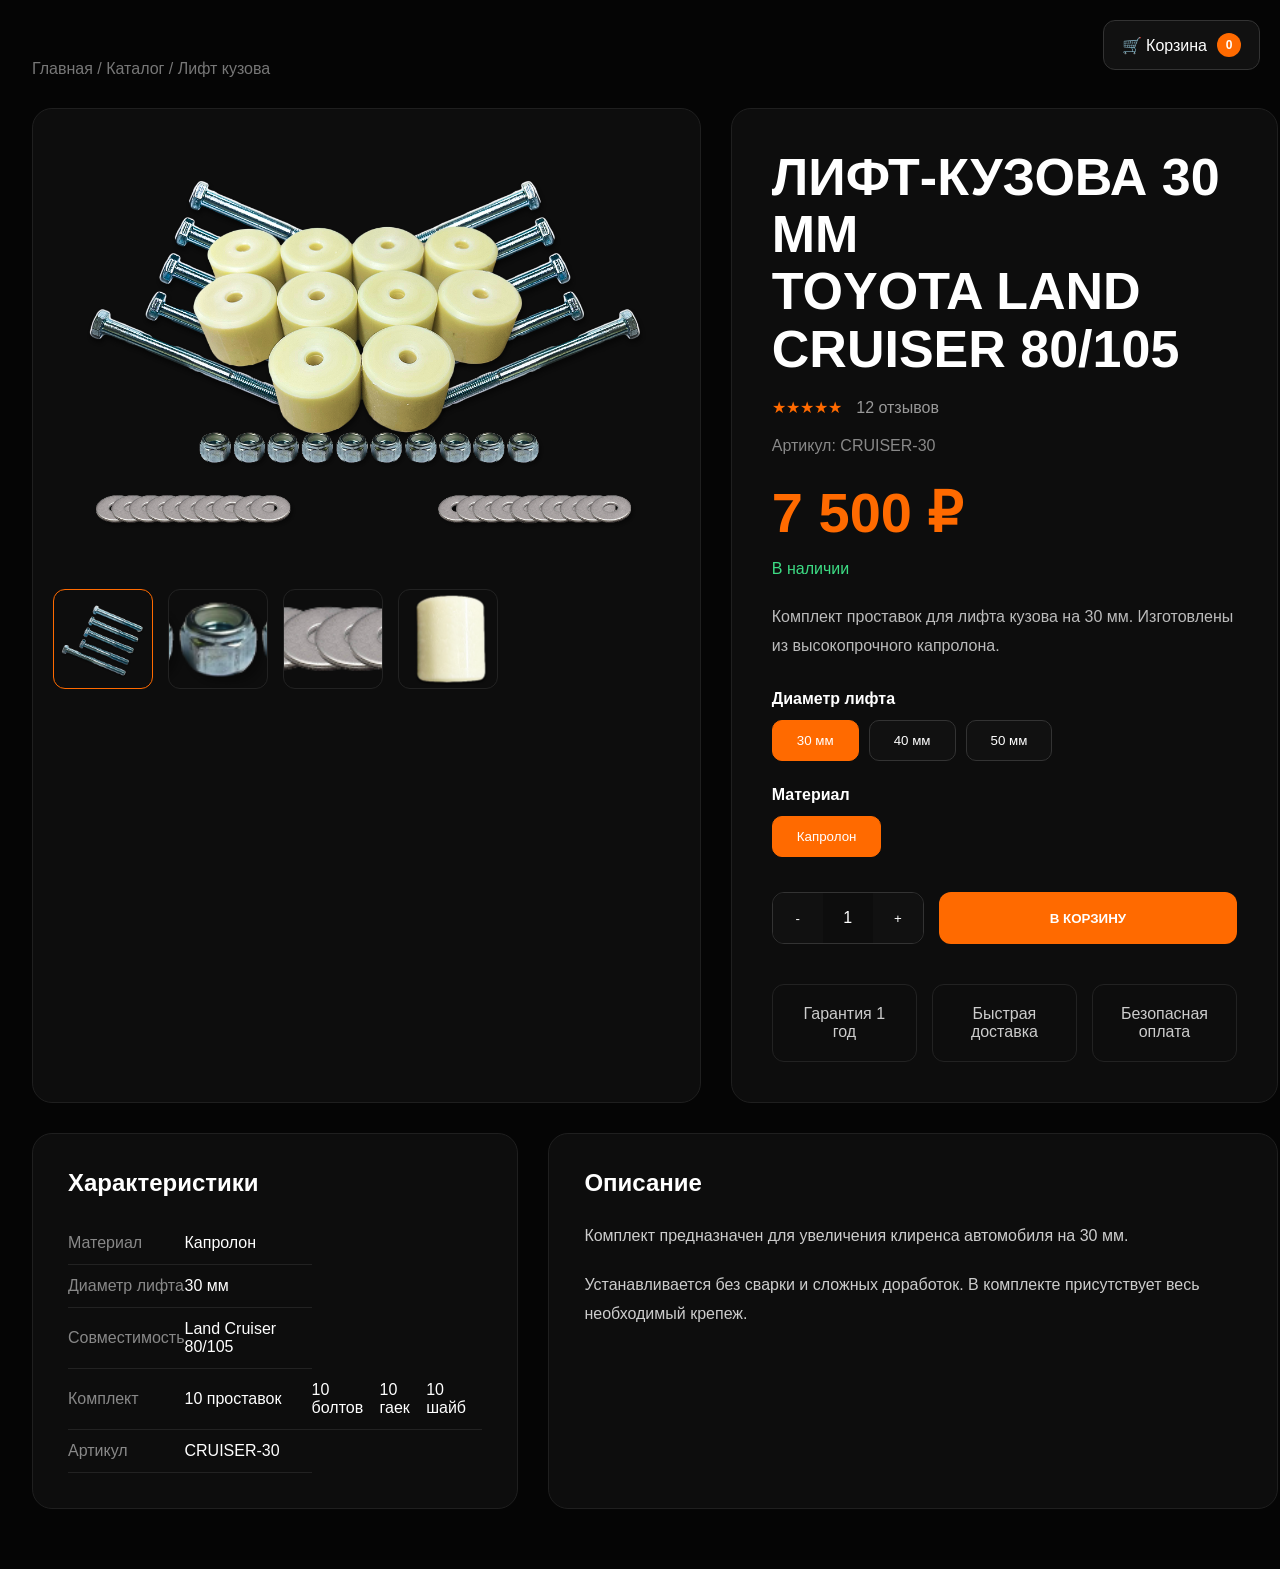
<file: card.html>
<!DOCTYPE html>
<html lang="ru">
<head>
    <meta charset="UTF-8">
    <meta name="viewport" content="width=device-width, initial-scale=1.0">
    <title>Лифт кузова 30 мм</title>

    <link rel="stylesheet" href="card.css">
</head>
<body>

<section class="product-page">

    <div class="container">

        <div class="breadcrumbs">
            Главная / Каталог / Лифт кузова
        </div>

        <div class="header-cart">
            <a href="cart.html" class="cart-link">
                🛒 Корзина
                <span id="cartCount">0</span>
            </a>
        </div>

        <div class="product-grid">

            <div class="gallery">

                <div class="main-image">
                    <img src="./images/Group 52.png" alt="">
                </div>

                <div class="thumbs">
                    <img src="./images/452113 2.png" class="active">
                    <img src="./images/Gaika R.png">
                    <img src="./images/Group 54.png">
                    <img src="./images/profile 1.png">
                </div>

            </div>

            <div class="product-info">

                <h1>
                    ЛИФТ-КУЗОВА 30 ММ<br>
                    TOYOTA LAND CRUISER 80/105
                </h1>

                <div class="rating">
                    ★★★★★
                    <span>12 отзывов</span>
                </div>

                <div class="sku">
                    Артикул: CRUISER-30
                </div>

                <div class="price">
                    7 500 ₽
                </div>

                <div class="stock">
                    В наличии
                </div>

                <p class="short-description">
                    Комплект проставок для лифта кузова на 30 мм.
                    Изготовлены из высокопрочного капролона.
                </p>

                <div class="options">

                    <label>Диаметр лифта</label>

                    <div class="sizes">
                        <button class="active">30 мм</button>
                        <button>40 мм</button>
                        <button>50 мм</button>
                    </div>

                </div>

                <div class="options">

                    <label>Материал</label>

                    <div class="sizes">
                        <button class="active">Капролон</button>
                        
                    </div>

                </div>

                <div class="buy-block">

                    <div class="qty">
                        <button>-</button>
                        <span>1</span>
                        <button>+</button>
                    </div>

                    <button class="cart-btn add-to-cart">
                        В КОРЗИНУ
                    </button>

                </div>

                <div class="advantages">

                    <div>Гарантия 1 год</div>
                    <div>Быстрая доставка</div>
                    <div>Безопасная оплата</div>

                </div>

            </div>

        </div>

        <div class="info-grid">

            <div class="characteristics">

                <h2>Характеристики</h2>

                <table>

                    <tr>
                        <td>Материал</td>
                        <td>Капролон</td>
                    </tr>

                    <tr>
                        <td>Диаметр лифта</td>
                        <td>30 мм</td>
                    </tr>

                    <tr>
                        <td>Совместимость</td>
                        <td>Land Cruiser 80/105</td>
                    </tr>

                    <tr>
                        <td>Комплект</td>
                        <td>10 проставок</td>
                        <td>10 болтов</td>
                        <td>10 гаек</td>
                        <td>10 шайб</td>
                    </tr>

                    <tr>
                        <td>Артикул</td>
                        <td>CRUISER-30</td>
                    </tr>

                </table>

            </div>

            <div class="description">

                <h2>Описание</h2>

                <p>
                    Комплект предназначен для увеличения клиренса
                    автомобиля на 30 мм.
                </p>

                <p>
                    Устанавливается без сварки и сложных доработок.
                    В комплекте присутствует весь необходимый крепеж.
                </p>

            </div>

        </div>

    </div>

</section>

<script>

const cartButton =
document.querySelector('.add-to-cart');

const cartCount =
document.getElementById('cartCount');

function updateCartCounter(){

    const cart =
    JSON.parse(localStorage.getItem('cart')) || [];

    cartCount.textContent = cart.length;
}

updateCartCounter();

cartButton.addEventListener('click', () => {

    const cart =
    JSON.parse(localStorage.getItem('cart')) || [];

    const product = {

        id: 'CRUISER-30',

        title:
        'Лифт кузова 30 мм Toyota Land Cruiser',

        price: 7500,

        image:
        './images/Group 52.png',

        quantity: 1

    };

    const existingProduct =
    cart.find(item => item.id === product.id);

    if(existingProduct){

        existingProduct.quantity++;

    } else {

        cart.push(product);

    }

    localStorage.setItem(
        'cart',
        JSON.stringify(cart)
    );

    updateCartCounter();

    cartButton.textContent =
    '✓ ДОБАВЛЕНО';

    setTimeout(() => {

        cartButton.textContent =
        'В КОРЗИНУ';

    },1500);

});

</script>

</body>
</html>
</file>
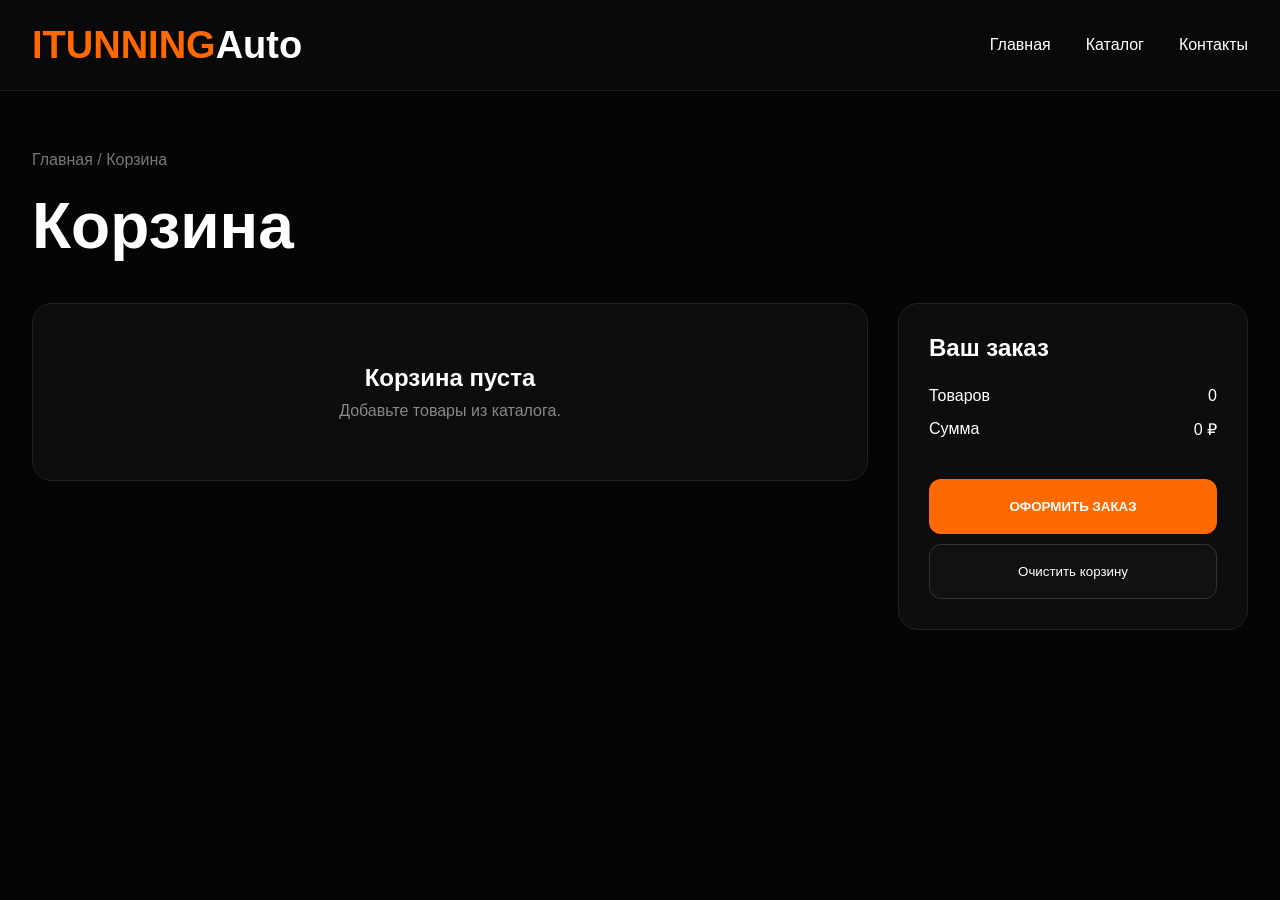
<file: cart.html>
<!DOCTYPE html>
<html lang="ru">
<head>
<meta charset="UTF-8">
<meta name="viewport" content="width=device-width, initial-scale=1.0">
<title>Корзина — ITUNNINGAuto</title>


<link rel="stylesheet" href="cart.css">
</head>
<body>

<header class="header">

    <div class="container header-inner">

        <a href="index.html" class="logo">
            ITUNNING<span>Auto</span>
        </a>

        <nav>
            <a href="index.html">Главная</a>
            <a href="catalog.html">Каталог</a>
            <a href="#">Контакты</a>
        </nav>

    </div>

</header>

<section class="cart-page">

    <div class="container">

        <div class="breadcrumbs">
            Главная / Корзина
        </div>

        <h1>Корзина</h1>

        <div class="cart-layout">

            <div class="cart-items" id="cartItems">
            </div>

            <div class="order-summary">

                <h2>Ваш заказ</h2>

                <div class="summary-row">
                    <span>Товаров</span>
                    <span id="totalCount">0</span>
                </div>

                <div class="summary-row">
                    <span>Сумма</span>
                    <span id="totalPrice">0 ₽</span>
                </div>

                <button
                class="checkout-btn"
                id="openModal">
                ОФОРМИТЬ ЗАКАЗ
                </button>

                <button class="clear-btn" id="clearCart">
                    Очистить корзину
                </button>

            </div>

        </div>

    </div>

</section>

<div class="modal" id="orderModal">

    <div class="modal-content">

        <button class="close-modal" id="closeModal">
            Х
        </button>

        <h2>Оформление заказа</h2>

        <form id="orderForm">

            <div class="form-group">

                <label>Ваше имя</label>

                <input
                    type="text"
                    placeholder="Иван Иванов"
                    required
                >

            </div>

            <div class="form-group">

                <label>Телефон</label>

                <input
                    type="tel"
                    placeholder="+7 (999) 123-45-67"
                    required
                >

            </div>

            <div class="form-group">

                <label>Email</label>

                <input
                    type="email"
                    placeholder="mail@example.ru"
                >

            </div>

            <div class="form-group">

                <label>Комментарий</label>

                <textarea
                    rows="4"
                    placeholder="Дополнительная информация..."
                ></textarea>

            </div>

            <button type="submit" class="submit-order">
                Подтвердить заказ
            </button>

        </form>

    </div>

</div>

<script>

function loadCart(){

    const cart =
    JSON.parse(localStorage.getItem('cart')) || [];

    const container =
    document.getElementById('cartItems');

    const totalCount =
    document.getElementById('totalCount');

    const totalPrice =
    document.getElementById('totalPrice');

    if(cart.length === 0){

        container.innerHTML = `
            <div class="empty-cart">
                <h2>Корзина пуста</h2>
                <p>Добавьте товары из каталога.</p>
            </div>
        `;

        totalCount.textContent = 0;
        totalPrice.textContent = '0 ₽';

        return;
    }

    let html = '';
    let count = 0;
    let price = 0;

    cart.forEach((item,index)=>{

        count += item.quantity;
        price += item.price * item.quantity;

        html += `
        <div class="cart-item">

            <img src="${item.image}" alt="">

            <div class="cart-info">

                <h3>${item.title}</h3>

                <p>Артикул: ${item.id}</p>

                <div class="quantity">

                    <button onclick="changeQty(${index},-1)">
                        -
                    </button>

                    <span>${item.quantity}</span>

                    <button onclick="changeQty(${index},1)">
                        +
                    </button>

                </div>

            </div>

            <div class="cart-price">

                ${item.price * item.quantity} ₽

            </div>

            <button
            class="remove-btn"
            onclick="removeItem(${index})">

                Х

            </button>

        </div>
        `;
    });

    container.innerHTML = html;

    totalCount.textContent = count;
    totalPrice.textContent =
    price.toLocaleString('ru-RU') + ' ₽';
}



function changeQty(index,value){

    let cart =
    JSON.parse(localStorage.getItem('cart')) || [];

    cart[index].quantity += value;

    if(cart[index].quantity <= 0){

        cart.splice(index,1);
    }

    localStorage.setItem(
        'cart',
        JSON.stringify(cart)
    );

    loadCart();
}

const modal =
document.getElementById('orderModal');

const openModal =
document.getElementById('openModal');

const closeModal =
document.getElementById('closeModal');

openModal.addEventListener('click',()=>{

    modal.classList.add('active');

});

closeModal.addEventListener('click',()=>{

    modal.classList.remove('active');

});

modal.addEventListener('click',(e)=>{

    if(e.target === modal){

        modal.classList.remove('active');

    }

});

document
.getElementById('orderForm')
.addEventListener('submit',(e)=>{

    e.preventDefault();

    alert(
        'Спасибо! Ваш заказ успешно оформлен.'
    );

    localStorage.removeItem('cart');

    modal.classList.remove('active');

    loadCart();

});

function removeItem(index){

    let cart =
    JSON.parse(localStorage.getItem('cart')) || [];

    cart.splice(index,1);

    localStorage.setItem(
        'cart',
        JSON.stringify(cart)
    );

    loadCart();
}

document
.getElementById('clearCart')
.addEventListener('click',()=>{

    localStorage.removeItem('cart');

    loadCart();

});

loadCart();

</script>

</body>
</html>
</file>
<file: card.css>
*{
    margin:0;
    padding:0;
    box-sizing:border-box;
}

body{
    font-family:'Montserrat',sans-serif;
    background:#050505;
    color:#fff;
}

.container{
    width:1400px;
    max-width:95%;
    margin:auto;
}

.product-page{
    padding:60px 0;
}

.breadcrumbs{
    color:#777;
    margin-bottom:30px;
}

.product-grid{
    display:grid;
    grid-template-columns:55% 45%;
    gap:30px;
}

.gallery,
.product-info,
.characteristics,
.description{
    background:#0d0d0d;
    border:1px solid #1f1f1f;
    border-radius:20px;
}

.gallery{
    padding:20px;
}

.main-image img{
    width:100%;
    border-radius:15px;
}

.thumbs{
    display:flex;
    gap:15px;
    margin-top:20px;
}

.thumbs img{
    width:100px;
    height:100px;
    object-fit:cover;
    border-radius:12px;
    border:1px solid #222;
    cursor:pointer;
}

.thumbs img.active{
    border-color:#ff6a00;
}

.product-info{
    padding:40px;
}

.product-info h1{
    font-size:52px;
    line-height:1.1;
    margin-bottom:20px;
}

.rating{
    color:#ff6a00;
    margin-bottom:20px;
}

.rating span{
    color:#999;
    margin-left:10px;
}

.sku{
    color:#888;
    margin-bottom:25px;
}

.price{
    font-size:56px;
    font-weight:800;
    color:#ff6a00;
    margin-bottom:15px;
}

.stock{
    color:#3ddc84;
    margin-bottom:25px;
}

.short-description{
    color:#bbb;
    line-height:1.8;
    margin-bottom:30px;
}

.options{
    margin-bottom:25px;
}

.options label{
    display:block;
    margin-bottom:12px;
    font-weight:600;
}

.sizes{
    display:flex;
    gap:10px;
    flex-wrap:wrap;
}

.sizes button{
    border:1px solid #333;
    background:#111;
    color:#fff;
    padding:12px 24px;
    border-radius:10px;
    cursor:pointer;
}

.sizes button.active{
    background:#ff6a00;
    border-color:#ff6a00;
}

.buy-block{
    display:flex;
    gap:15px;
    margin-top:35px;
}

.qty{
    display:flex;
    border:1px solid #333;
    border-radius:12px;
    overflow:hidden;
}

.qty button{
    width:50px;
    height:50px;
    border:none;
    background:#111;
    color:#fff;
    cursor:pointer;
}

.qty span{
    width:50px;
    display:flex;
    justify-content:center;
    align-items:center;
}

.cart-btn{
    flex:1;
    border:none;
    background:#ff6a00;
    color:#fff;
    border-radius:12px;
    font-weight:700;
    cursor:pointer;
}

.advantages{
    display:grid;
    grid-template-columns:repeat(3,1fr);
    gap:15px;
    margin-top:40px;
}

.advantages div{
    padding:20px;
    border:1px solid #222;
    border-radius:12px;
    text-align:center;
    color:#ccc;
}

.info-grid{
    display:grid;
    grid-template-columns:40% 60%;
    gap:30px;
    margin-top:30px;
}

.characteristics,
.description{
    padding:35px;
}

.characteristics h2,
.description h2{
    margin-bottom:25px;
}

table{
    width:100%;
    border-collapse:collapse;
}

td{
    padding:12px 0;
    border-bottom:1px solid #222;
}

td:first-child{
    color:#888;
}

.description p{
    color:#ccc;
    line-height:1.8;
    margin-bottom:20px;
}

@media(max-width:1100px){

    .product-grid,
    .info-grid{
        grid-template-columns:1fr;
    }

    .product-info h1{
        font-size:38px;
    }

}

.header-cart{
    position:fixed;
    top:20px;
    right:20px;
    z-index:999;
}

.cart-link{
    display:flex;
    align-items:center;
    gap:10px;
    padding:12px 18px;
    background:#111;
    border:1px solid #333;
    border-radius:12px;
    color:#fff;
    text-decoration:none;
}

#cartCount{
    width:24px;
    height:24px;
    background:#ff6a00;
    border-radius:50%;
    display:flex;
    align-items:center;
    justify-content:center;
    font-size:12px;
    font-weight:700;
}
</file>
<file: cart.css>
*{
    margin:0;
    padding:0;
    box-sizing:border-box;
}

body{
    background:#050505;
    color:#fff;
    font-family:'Montserrat',sans-serif;
}

.container{
    width:1400px;
    max-width:95%;
    margin:auto;
}

.header{
    border-bottom:1px solid #1f1f1f;
    background:#090909;
}

.header-inner{
    height:90px;
    display:flex;
    align-items:center;
    justify-content:space-between;
}

.logo{
    font-size:38px;
    font-weight:900;
    text-decoration:none;
    color:#ff6a00;
}

.logo span{
    color:#fff;
}

nav{
    display:flex;
    gap:35px;
}

nav a{
    text-decoration:none;
    color:white;
}

.cart-page{
    padding:60px 0;
}

.breadcrumbs{
    color:#777;
    margin-bottom:20px;
}

h1{
    font-size:64px;
    margin-bottom:40px;
}

.cart-layout{
    display:grid;
    grid-template-columns:1fr 350px;
    gap:30px;
}

.cart-items{
    display:flex;
    flex-direction:column;
    gap:20px;
}

.cart-item{
    background:#0d0d0d;
    border:1px solid #222;
    border-radius:20px;
    padding:20px;
    display:grid;
    grid-template-columns:150px 1fr auto auto;
    gap:25px;
    align-items:center;
}

.cart-item img{
    width:150px;
    height:120px;
    object-fit:cover;
    border-radius:12px;
}

.cart-info h3{
    margin-bottom:10px;
}

.cart-info p{
    color:#888;
}

.quantity{
    margin-top:20px;
    display:flex;
    gap:15px;
    align-items:center;
}

.quantity button{
    width:35px;
    height:35px;
    border:none;
    border-radius:8px;
    background:#111;
    color:white;
    cursor:pointer;
}

.cart-price{
    color:#ff6a00;
    font-size:24px;
    font-weight:700;
}

.remove-btn{
    border:none;
    background:none;
    color:#ff6a00;
    font-size:32px;
    cursor:pointer;
}

.order-summary{
    background:#0d0d0d;
    border:1px solid #222;
    border-radius:20px;
    padding:30px;
    height:fit-content;
    position:sticky;
    top:20px;
}

.order-summary h2{
    margin-bottom:25px;
}

.summary-row{
    display:flex;
    justify-content:space-between;
    margin-bottom:15px;
}

.checkout-btn{
    width:100%;
    height:55px;
    border:none;
    border-radius:12px;
    background:#ff6a00;
    color:white;
    font-weight:700;
    margin-top:25px;
    cursor:pointer;
}

.clear-btn{
    width:100%;
    height:55px;
    margin-top:10px;
    border:1px solid #333;
    background:#111;
    color:white;
    border-radius:12px;
    cursor:pointer;
}

.empty-cart{
    background:#0d0d0d;
    border:1px solid #222;
    border-radius:20px;
    padding:60px;
    text-align:center;
}

.empty-cart p{
    color:#888;
    margin-top:10px;
}

@media(max-width:992px){

    .cart-layout{
        grid-template-columns:1fr;
    }

    .cart-item{
        grid-template-columns:1fr;
    }

    h1{
        font-size:42px;
    }

}

.modal{
    position:fixed;
    inset:0;
    background:rgba(0,0,0,.85);
    backdrop-filter:blur(8px);
    display:none;
    justify-content:center;
    align-items:center;
    z-index:9999;
}

.modal.active{
    display:flex;
}

.modal-content{
    width:550px;
    max-width:95%;
    background:#0d0d0d;
    border:1px solid #222;
    border-radius:20px;
    padding:35px;
    position:relative;
}

.modal-content h2{
    margin-bottom:25px;
    font-size:32px;
}

.close-modal{
    position:absolute;
    top:15px;
    right:15px;
    width:40px;
    height:40px;
    border:none;
    background:none;
    color:#ff6a00;
    font-size:32px;
    cursor:pointer;
}

.form-group{
    margin-bottom:20px;
}

.form-group label{
    display:block;
    margin-bottom:8px;
    color:#bbb;
}

.form-group input,
.form-group textarea{
    width:100%;
    padding:14px;
    border:1px solid #333;
    border-radius:12px;
    background:#111;
    color:#fff;
    outline:none;
}

.form-group input:focus,
.form-group textarea:focus{
    border-color:#ff6a00;
}

.submit-order{
    width:100%;
    height:55px;
    border:none;
    background:#ff6a00;
    color:#fff;
    border-radius:12px;
    font-weight:700;
    cursor:pointer;
}
</file>
